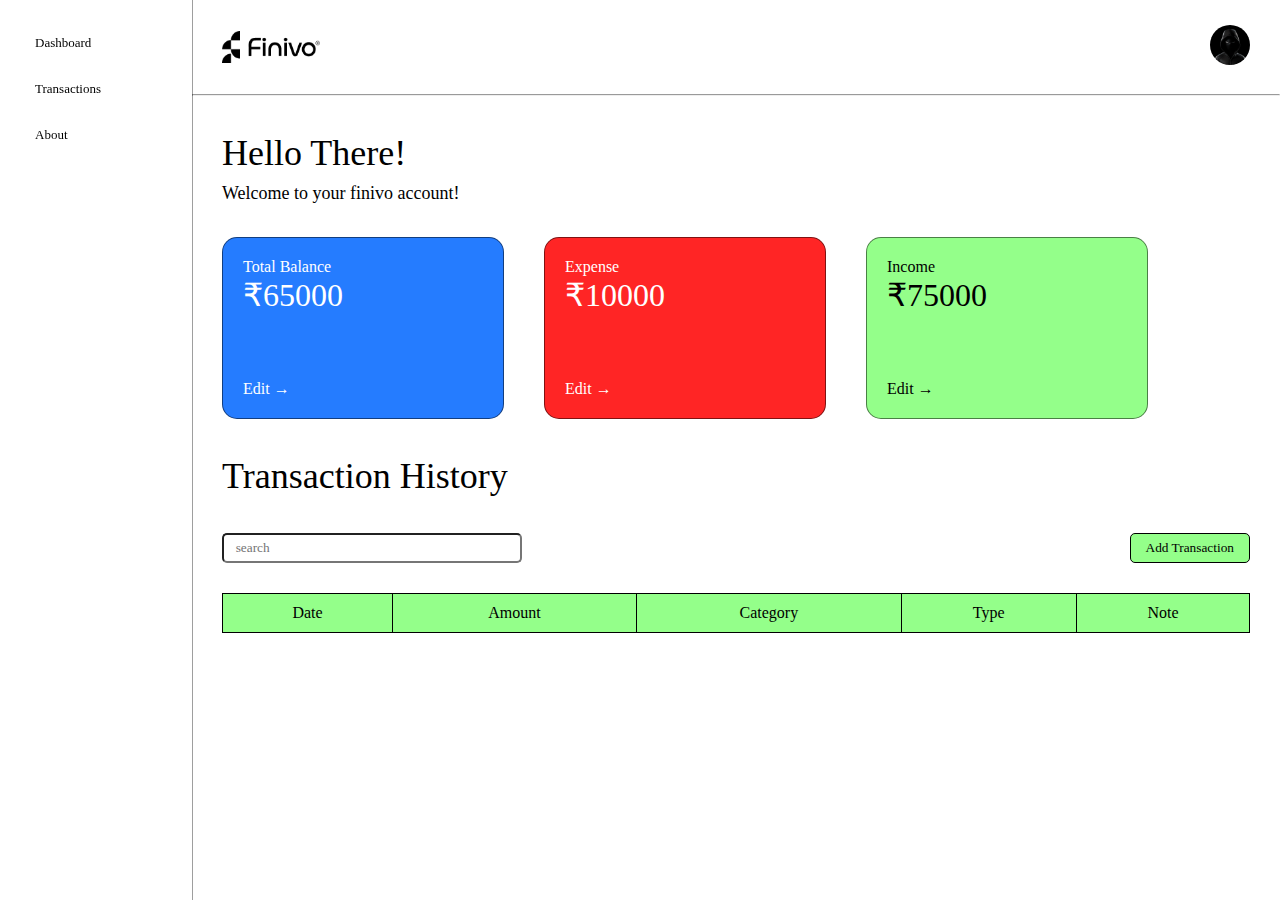
<file: index.html>
<!DOCTYPE html>
    <html lang="en">
    <head>
        <meta charset="UTF-8">
        <meta name="viewport" content="width=device-width, initial-scale=1.0">
        <title>Finivo | Dashboard</title>
        <link rel="shortcut icon" href="./assets/favicon.png" type="image/x-icon">
        <link rel="stylesheet" href="style.css">
    </head>
    <body>
        <div class="main">

            <!---NavBar-->
            <div class="left-nav">
                
                <div class="menu">
                    <span class="opt">
                        <a href="index.html">Dashboard</a>
                        <a href="transaction.html">Transactions</a>
                        <a href="about.html">About</a>
                    </span>
                </div>
            </div>

            <!-----main section-->
            <div class="main-section">
                
                <div class="header">
                    <img class="img1" src="./assets/logo.png" alt="">
                    <a href="https://x.com/r11shidev"><img class="img2" src="./assets/pfp.png" alt=""></a>
                </div>

                <hr>

                <div class="txt">
                    <h1>Hello There!</h1>
                    <p>Welcome to your finivo account! </p>
                </div>

                <!----div for editing the values-->
                <div class="edit" id="edit">
                    <div id="editForm">
                        <div class="top2">
                           <p>Edit Amount</p>
                            <button class="closeEdit" onclick="closeEdit()">&times;</button>
                        </div>
                        <input type="number" id="editVal" placeholder="Enter value" required>
                        <button id="changeBtn">Change</button>
                    </div>
                </div>

                <div class="cards">
                    <div class="bank card" id="card1" onclick="showEdit('card1')">

                        <span>
                            <p>Total Balance</p>
                            <h1 id="acc-bal">₹65000</h1>
                        </span>

                        <p class="p">Edit →</p>

                    </div>

                    <div class="expense card" id="card2" onclick="showEdit('card2')">

                        <span>
                            <p>Expense</p>
                            <h1 id="expense">₹10000</h1>
                        </span>

                        <p class="p">Edit →</p>

                    </div>

                    <div class="income card" id="card3" onclick="showEdit('card3')">
                        <span>
                        <p>Income</p>
                        <h1 id="income">₹75000</h1>
                        </span>
                        <p class="p">Edit →</p>
                    </div>
                </div>
                
                <div class="txt">
                    <h1>Transaction History</h1>
                </div>

                <div class="mid">
                    <input id="searchbox" type="search" placeholder="  search" class="searchbox">
                    <button id="addT" class="add">Add Transaction</button>
                </div>

                <table id="transactionTable" >
                    <thead>
                        <th>Date</th>
                        <th>Amount</th>
                        <th>Category</th>
                        <th>Type</th>
                        <th>Note</th>
                    </thead>
                    <tbody id="newTable" border="1px">
                        
                    </tbody>
                </table>
                
                    <div id="tModal" class="modal">
                        <div id="transactionForm" class="addModal">
                            <div class="top">
                                <p>New Transaction</p>
                                <button class="closeModal" onclick="closeModal()">&times;</button>
                            </div>
                            
                            <input type="date" id="date" required>
                            <input type="number" id="amount" placeholder="Enter Amount"required>
            
                            <input list="category" id="cat" placeholder="Select Category" required>
                            <datalist id="category">
                                <option value="Select Category" disabled selected>
                                <option value="Food">Food</option>
                                <option value="Transport">Transport</option>
                                <option value="Utilities">Utilities</option>
                                <option value="Entertainment">Entertainment</option>
                            </datalist>
            
                            <select name="type" id="type">
                                <option value="Income">Income</option>
                                <option value="Expense">Expense</option>
                            </select>
            
                            <input type="text" id="note" placeholder="Enter a note">
                            <button class="make" id="make" onclick="makeTransaction()">Make Transaction</button>
                            
                        </div>
                    </div>
            </div>
        </div>

        <script src="script.js"></script>
    </body>
    </html>
</file>
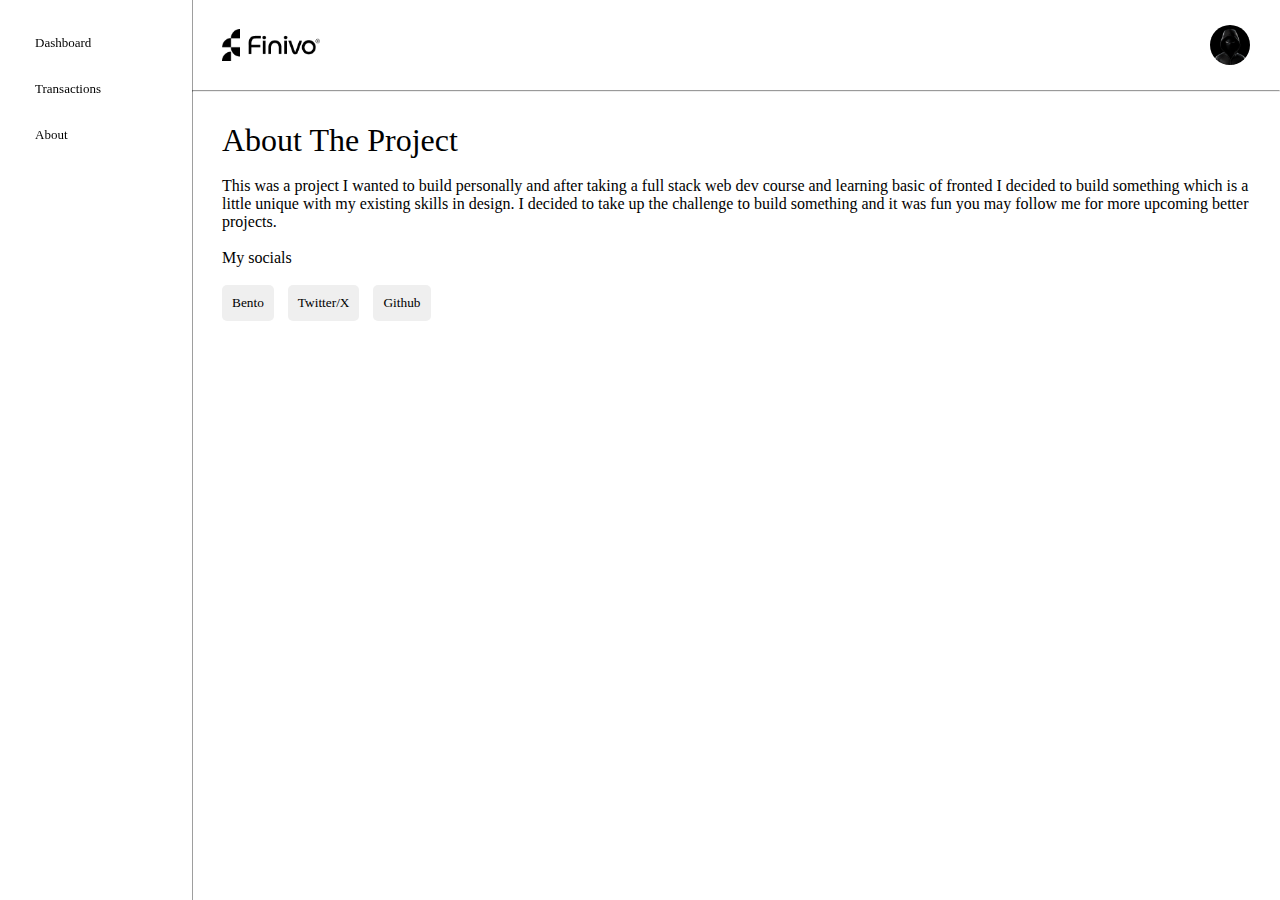
<file: about.html>
<!DOCTYPE html>
<html lang="en">
<head>
    <meta charset="UTF-8">
    <meta name="viewport" content="width=device-width, initial-scale=1.0">
    <title>Finivo | About</title>
    <link rel="shortcut icon" href="./assets/favicon.png" type="image/x-icon">
    <link rel="stylesheet" href="style.css">
</head>
<body>
    <div class="main">

        <!---NavBar-->
        <div class="left-nav">
            
            <div class="menu">
                <span class="opt">
                    <a href="index.html">Dashboard</a>
                    <a href="transaction.html">Transactions</a>
                    <a href="#about">About</a>
                </span>
            </div>
        </div>

        <!-----main section-->
        <div class="main-section">
            
            <div class="header">
                <img class="img1" src="./assets/logo.png" alt="">
                <img class="img2" src="./assets/pfp.png" alt="">
            </div>

            <hr>

            <div class="about">
                <h1>About The Project</h1>
                <br>    
                <p>This was a project I wanted to build personally and after taking a full stack web dev course and learning basic of fronted I decided to build something which is a little unique with my existing skills in design. I decided to take up the challenge to build something and it was fun you may follow me for more upcoming better projects.</p>

                <br>

                <div class="socials">
                    <p>My socials </p>
                    <br>
                    <a href="https://bento.me/r11shi"><button >Bento</button></a>
                    <a href="https://x.com/r11shidev"><button>Twitter/X</button></a>
                    <a href="https://github.com/r11shi"><button>Github</button></a>
                    
                </div>
            </div>
        </div>
    </div>

    <script src="script.js"></script>
</body>
</html>
</file>
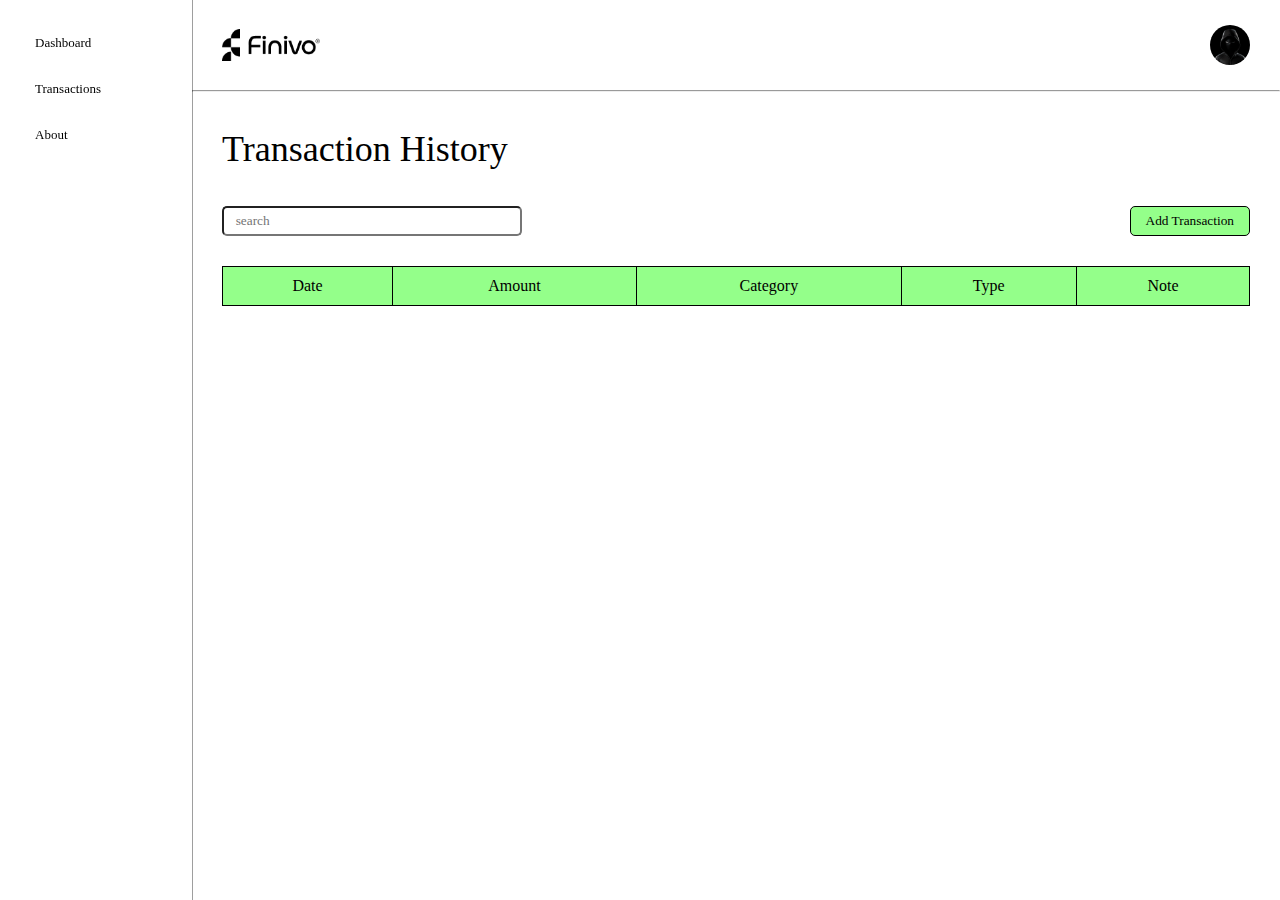
<file: transaction.html>
<!DOCTYPE html>
<html lang="en">
<head>
    <meta charset="UTF-8">
    <meta name="viewport" content="width=device-width, initial-scale=1.0">
    <title>Finivo | Transactions</title>
    <link rel="shortcut icon" href="./assets/favicon.png" type="image/x-icon">
    <link rel="stylesheet" href="style.css">
</head>
<body>
    <div class="main">

        <!---NavBar-->
        <div class="left-nav">
            
            <div class="menu">
                <span class="opt">
                    <a href="index.html">Dashboard</a>
                    <a href="transaction.html">Transactions</a>
                    <a href="about.html">About</a>
                </span>
            </div>
        </div>

        <!-----main section-->
        <div class="main-section">
            
            <div class="header">
                <img class="img1" src="./assets/logo.png" alt="">
                <img class="img2" src="./assets/pfp.png" alt="">
            </div>

            <hr>

            <div class="txt">
                <h1>Transaction History</h1>
            </div>

            <div class="mid">
                <input id="searchbox" type="search" placeholder="  search" class="searchbox">
                <button id="addT" class="add">Add Transaction</button>
            </div>

            <table id="transactionTable" >
                <thead>
                    <th>Date</th>
                    <th>Amount</th>
                    <th>Category</th>
                    <th>Type</th>
                    <th>Note</th>
                </thead>
                <tbody id="newTable" border="1px">
                    
                </tbody>
            </table>
            <div class="parent" id="parent">
                <div id="tModal" class="modal">
                    <div id="transactionForm" class="addModal">
                        <div class="top">
                            <p>New Transaction</p>
                            <button class="closeModal" onclick="closeModal()">&times;</button>
                        </div>
                        
                        <input type="date" id="date" required>
                        <input type="number" id="amount" placeholder="Enter Amount"required>
        
                        <input list="category" id="cat" placeholder="Select Category" required>
                        <datalist id="category">
                            <option value="Select Category" disabled selected>
                            <option value="Food">Food</option>
                            <option value="Transport">Transport</option>
                            <option value="Utilities">Utilities</option>
                            <option value="Entertainment">Entertainment</option>
                        </datalist>
        
                        <select name="type" id="type">
                            <option value="Income">Income</option>
                            <option value="Expense">Expense</option>
                        </select>
        
                        <input type="text" id="note" placeholder="Enter a note">
                        <button class="make" id="make" onclick="makeTransaction()">Make Transaction</button>
                        
                    </div>
                </div>
            </div>
        </div>
    </div>

    <script src="script.js"></script>
</body>
</html>
</file>
<file: style.css>
*{
    margin: 0;
    font-family: Neue Montreal;
    font-weight: 500;
    scroll-behavior: smooth;
}

:root{
    --newgreen : #94FF8A;
    --newred : #FF2525;
    --newblue: #257CFF;
}
.left-nav{
    display: flex;
    flex-direction: column;
    width: 15%;
    position: fixed;
    height: 100vh;
    overflow-y: none;
    border-right: 0.5px solid rgba(0, 0, 0, 0.379);
}


.opt{
    margin: 20px;
    display: flex;
    flex-direction: column;
    
}

.opt a{
    text-decoration: none;
    color: black;
    padding: 15px;
    font-size: 13px;
}

.opt a:hover{
    border-radius: 20px;
    background-color: #000000;
    color: #fff;
}

.main-section{
    margin-left: 15%;
    display: flex;
    flex-direction: column;
}
.header{
    display: flex;
    flex-direction: row;    
    align-items: center;
    justify-content: space-between;
}
.img1{
    margin: 25px 30px;
    width: 100px;
}
.img2{
    margin: 25px 30px 25px auto;
    width: 40px;
    border-radius: 50%;
    cursor: pointer;
}

.txt{
    margin:  30px 30px;
    line-height: 1.5;
}

.txt h1{
    font-size: 36px;
}
.txt p{
    font-size: 18px;
}
.cards{
    padding:  0px 30px;
    display: flex;
    gap: 40px;
}
.card{
    width: 280px;
    height: 180px;
    padding: 0px;
    border-radius: 15px;
    border: 0.5px solid rgba(0, 0, 0, 0.499);
    display: flex;
    flex-direction: column;
    justify-content: space-between;
}

.card span{
    padding:20px;
}

.card .p{
    padding: 20px;
}

.p a{
    border-radius: 10px;
    text-decoration: none;
    color: #000000;
}

.income{
    background-color: var(--newgreen);
}
.income:hover{
    cursor: pointer;
    background-color: #73d36d;
    transform: scale(1.05);
}
.expense{
    color: #fff;
    background-color: var(--newred);
}

.expense:hover{
    cursor: pointer;
    background-color: #D42323;
    transform: scale(1.05);
}

.expense .p a{
    color: #fff;
}

.bank{
    color: #fff;
    background-color: var(--newblue);
}

.bank:hover{
    cursor: pointer;
    background-color: #1e64ce;
    transform: scale(1.05);
}

.bank .p a{
    color: #fff;
}

.mid{
    margin: 0 30px 0 30px;
    display: flex;
    justify-content: space-between;
}

.mid input{
    padding: 5px;
    border-radius: 5px;
}

.add{
    padding: 5px 15px;
    border-radius: 5px;
    cursor: pointer;
    border: 1px solid black;
    background-color: var(--newgreen);
}
.add:hover{
    transform: scale(1.05);
}
table{
    margin: 30px;
    border-collapse: collapse;
}
table th{
    
    border: 1px solid black;
    background-color: var(--newgreen);
    padding: 10px;
    text-align: center;
    margin: 0; /* Removes any margin that might be causing gaps */
}
td{
    border: 1px solid black;
    padding: 10px;
    text-align: center;
}

.modal{
    display: none;
    position: fixed; 
    z-index: 1; 
    left: 0;
    top: 0;
    width: 100%;
    height: 100%;
    background-color: rgba(0, 0, 0, 0.329); 
    align-items: center; 
    justify-content: center;    
}
.addModal{
    text-align: center;
    margin: auto;
    display: flex;
    flex-direction: column;
    width: 300px;
    height: 330px;
    padding: 30px;
    background-color: #e1e1e1;
    gap: 20px;
    border-radius: 5px;
}   

.addModal input , button, select, option{
    padding: 5px;
    border-radius: 5px;
    border: none;
}

.make{
    background-color: #94FF8A;
    cursor: pointer;
}

#date, #type{
    cursor: pointer;
}

.addModal .top{
    display: flex;
    justify-content: space-between;
}

.closeModal{
    border-radius: 0px;
    padding: 3px 10px;
    background-color: red;
    cursor: pointer;
    color: #ffffff;
}

.searchbox{
    width: 300px;
}

.edit{
    display: none;
    position: fixed; 
    z-index: 1; 
    left: 0;
    top: 0;
    width: 100%;
    height: 100%;
    background-color: rgba(0, 0, 0, 0.329); 
    align-items: center; 
    justify-content: center;    
}

#editForm{
    text-align: center;
    margin: auto;
    display: flex;
    flex-direction: column;
    width: 150px;
    height: 120px;
    padding: 30px;
    background-color: #e1e1e1;
    gap: 20px;
    border-radius: 5px;
}
#editVal{
    padding: 5px;
    border-radius: 5px;
}
.top2{
    display: flex;
    justify-content: space-between;
}

#changeBtn{
    cursor: pointer;
}

.closeEdit{
    border-radius: 0px;
    padding: 3px 10px;
    background-color: red;
    cursor: pointer;
    color: #ffffff;
}

.about{
    padding: 30px;
}

.socials button{
    margin: 0 10px 0 0;
    padding: 10px ;
    cursor: pointer;
}

.socials button:hover{
    color: #fff;
    background-color: #24292e;
}
</file>
